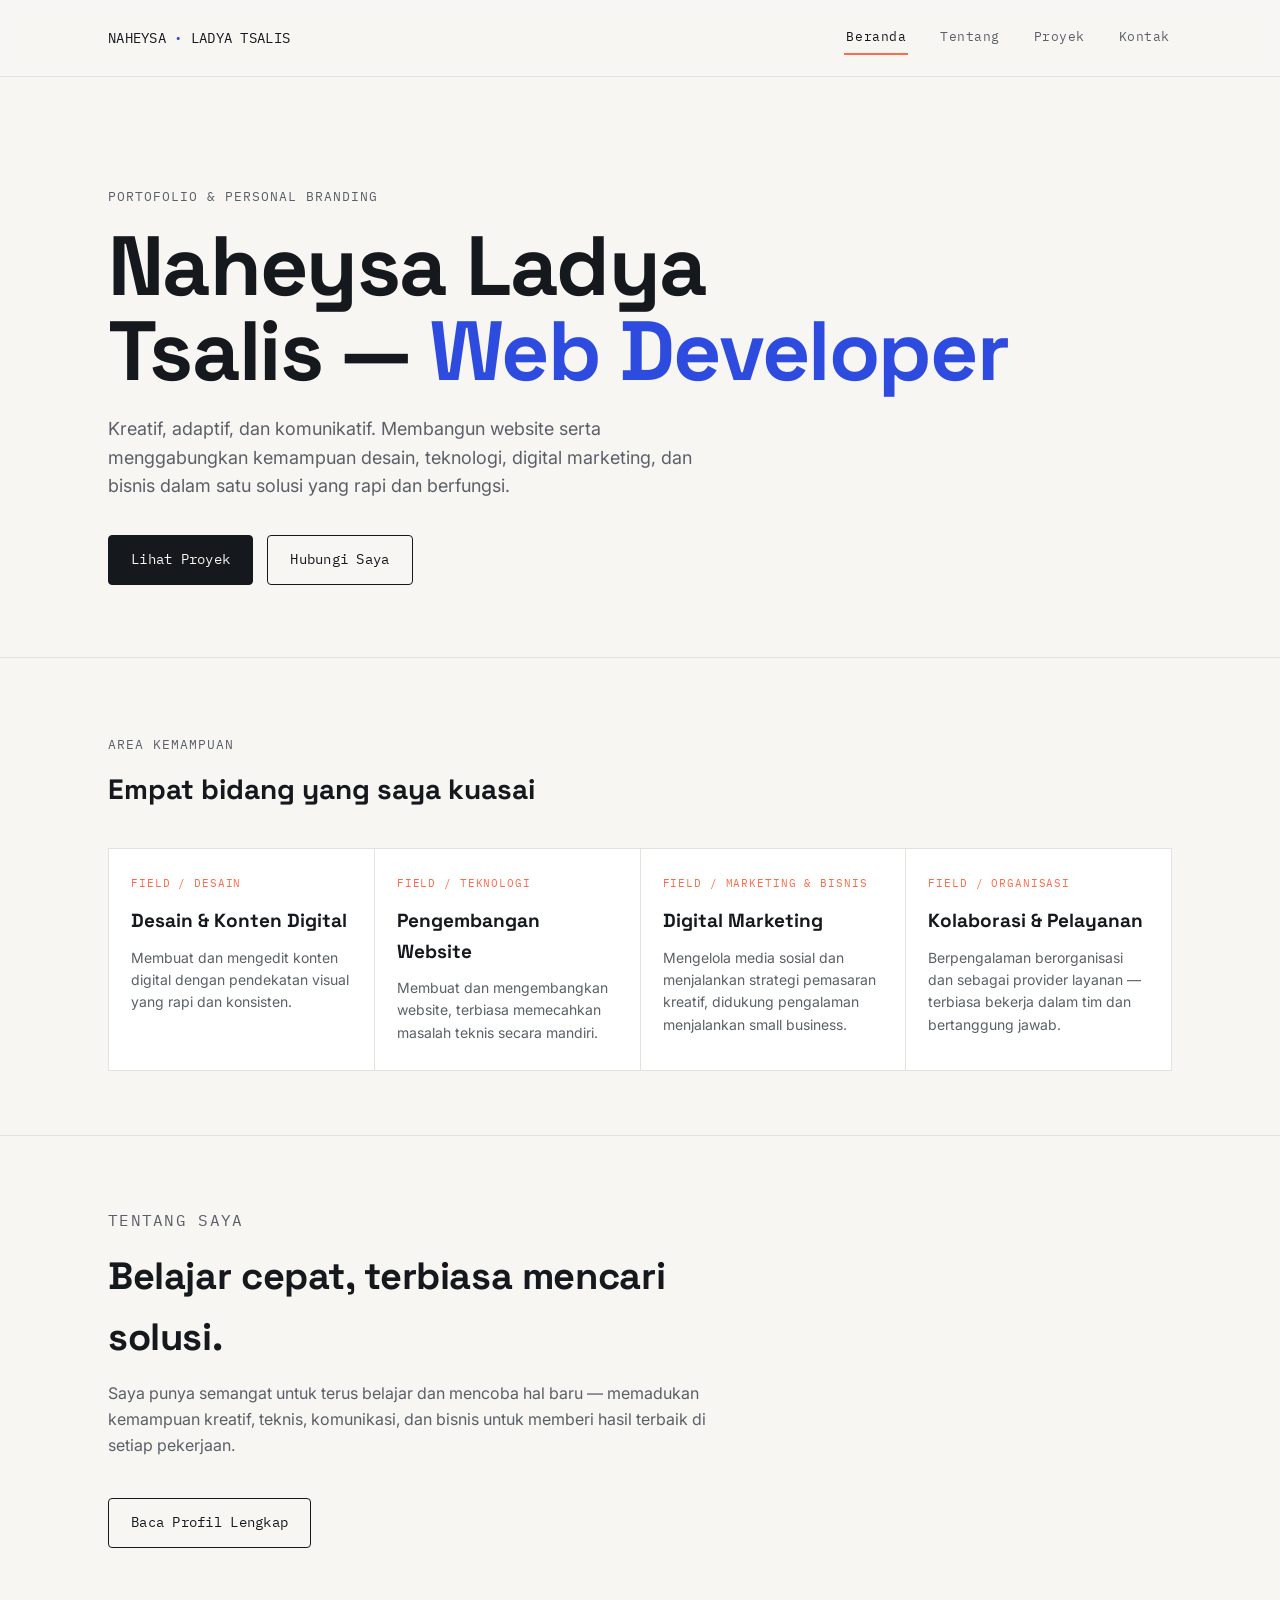
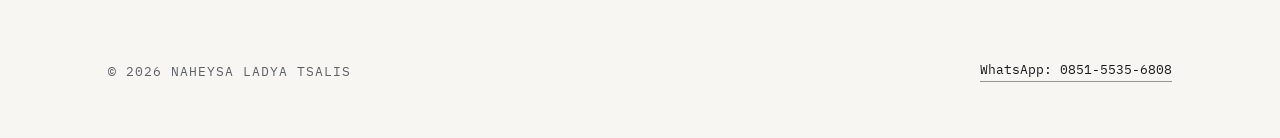
<file: index.html>
<!DOCTYPE html>
<html lang="id">
<head>
<meta charset="UTF-8">
<meta name="viewport" content="width=device-width, initial-scale=1.0">
<title>Naheysa Ladya Tsalis — Web Developer</title>
<meta name="description" content="Portofolio & personal branding Naheysa Ladya Tsalis — web developer dengan latar belakang desain, digital marketing, dan bisnis.">
<link rel="preconnect" href="https://fonts.googleapis.com">
<link href="https://fonts.googleapis.com/css2?family=Space+Grotesk:wght@500;600;700&family=Inter:wght@400;500;600&family=IBM+Plex+Mono:wght@400;500&display=swap" rel="stylesheet">
<link rel="stylesheet" href="styles.css">
</head>
<body>

<header class="site-header">
  <div class="wrap">
    <a href="index.html" class="logo">NAHEYSA <b>·</b> LADYA TSALIS</a>
    <button class="menu-toggle" aria-expanded="false" aria-controls="main-nav">MENU</button>
    <nav class="main-nav" id="main-nav">
      <a href="index.html" aria-current="page">Beranda</a>
      <a href="tentang.html">Tentang</a>
      <a href="proyek.html">Proyek</a>
      <a href="kontak.html">Kontak</a>
    </nav>
  </div>
</header>

<main>
  <section class="hero">
    <div class="wrap">
      <p class="eyebrow">Portofolio &amp; Personal Branding</p>
      <h1>Naheysa Ladya<br>Tsalis — <span class="accent">Web Developer</span></h1>
      <p class="lede">Kreatif, adaptif, dan komunikatif. Membangun website serta menggabungkan kemampuan desain, teknologi, digital marketing, dan bisnis dalam satu solusi yang rapi dan berfungsi.</p>
      <div class="cta-row">
        <a href="proyek.html" class="btn btn-primary">Lihat Proyek</a>
        <a href="kontak.html" class="btn btn-ghost">Hubungi Saya</a>
      </div>
    </div>
  </section>

  <section class="pillars">
    <div class="wrap">
      <div class="pillars-head">
        <div>
          <p class="eyebrow">Area Kemampuan</p>
          <h2>Empat bidang yang saya kuasai</h2>
        </div>
      </div>
      <div class="pillar-grid">
        <div class="pillar-card">
          <span class="tag">FIELD / DESAIN</span>
          <h3>Desain &amp; Konten Digital</h3>
          <p>Membuat dan mengedit konten digital dengan pendekatan visual yang rapi dan konsisten.</p>
        </div>
        <div class="pillar-card">
          <span class="tag">FIELD / TEKNOLOGI</span>
          <h3>Pengembangan Website</h3>
          <p>Membuat dan mengembangkan website, terbiasa memecahkan masalah teknis secara mandiri.</p>
        </div>
        <div class="pillar-card">
          <span class="tag">FIELD / MARKETING &amp; BISNIS</span>
          <h3>Digital Marketing</h3>
          <p>Mengelola media sosial dan menjalankan strategi pemasaran kreatif, didukung pengalaman menjalankan small business.</p>
        </div>
        <div class="pillar-card">
          <span class="tag">FIELD / ORGANISASI</span>
          <h3>Kolaborasi &amp; Pelayanan</h3>
          <p>Berpengalaman berorganisasi dan sebagai provider layanan — terbiasa bekerja dalam tim dan bertanggung jawab.</p>
        </div>
      </div>
    </div>
  </section>

  <section class="section">
    <div class="wrap">
      <div class="section-head">
        <p class="eyebrow">Tentang Saya</p>
        <h2>Belajar cepat, terbiasa mencari solusi.</h2>
        <p>Saya punya semangat untuk terus belajar dan mencoba hal baru — memadukan kemampuan kreatif, teknis, komunikasi, dan bisnis untuk memberi hasil terbaik di setiap pekerjaan.</p>
      </div>
      <a href="tentang.html" class="btn btn-ghost">Baca Profil Lengkap</a>
    </div>
  </section>
</main>

<footer class="site-footer">
  <div class="wrap">
    <p class="eyebrow">© 2026 Naheysa Ladya Tsalis</p>
    <a class="wa-link" href="https://wa.me/6285155356808" target="_blank" rel="noopener">WhatsApp: 0851-5535-6808</a>
  </div>
</footer>

<script src="script.js"></script>
</body>
</html>
</file>
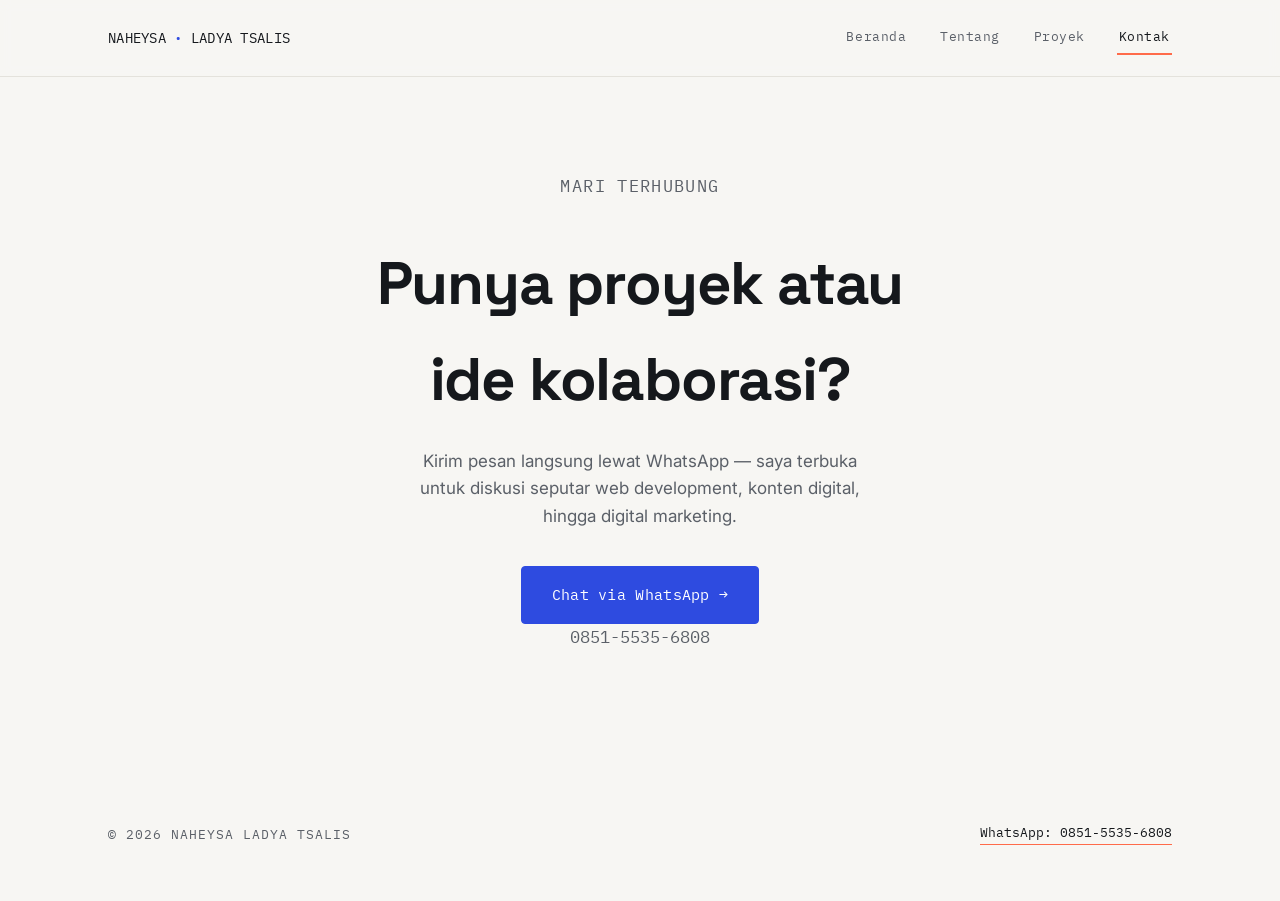
<file: kontak.html>
<!DOCTYPE html>
<html lang="id">
<head>
<meta charset="UTF-8">
<meta name="viewport" content="width=device-width, initial-scale=1.0">
<title>Kontak — Naheysa Ladya Tsalis</title>
<meta name="description" content="Hubungi Naheysa Ladya Tsalis melalui WhatsApp.">
<link rel="preconnect" href="https://fonts.googleapis.com">
<link href="https://fonts.googleapis.com/css2?family=Space+Grotesk:wght@500;600;700&family=Inter:wght@400;500;600&family=IBM+Plex+Mono:wght@400;500&display=swap" rel="stylesheet">
<link rel="stylesheet" href="styles.css">
</head>
<body>

<header class="site-header">
  <div class="wrap">
    <a href="index.html" class="logo">NAHEYSA <b>·</b> LADYA TSALIS</a>
    <button class="menu-toggle" aria-expanded="false" aria-controls="main-nav">MENU</button>
    <nav class="main-nav" id="main-nav">
      <a href="index.html">Beranda</a>
      <a href="tentang.html">Tentang</a>
      <a href="proyek.html">Proyek</a>
      <a href="kontak.html" aria-current="page">Kontak</a>
    </nav>
  </div>
</header>

<main>
  <section class="contact-hero">
    <div class="wrap">
      <p class="eyebrow">Mari Terhubung</p>
      <h1>Punya proyek atau<br>ide kolaborasi?</h1>
      <p>Kirim pesan langsung lewat WhatsApp — saya terbuka untuk diskusi seputar web development, konten digital, hingga digital marketing.</p>
      <a href="https://wa.me/6285155356808" target="_blank" rel="noopener" class="btn btn-whatsapp">Chat via WhatsApp →</a>
      <p class="contact-note">0851-5535-6808</p>
    </div>
  </section>
</main>

<footer class="site-footer">
  <div class="wrap">
    <p class="eyebrow">© 2026 Naheysa Ladya Tsalis</p>
    <a class="wa-link" href="https://wa.me/6285155356808" target="_blank" rel="noopener">WhatsApp: 0851-5535-6808</a>
  </div>
</footer>

<script src="script.js"></script>
</body>
</html>
</file>
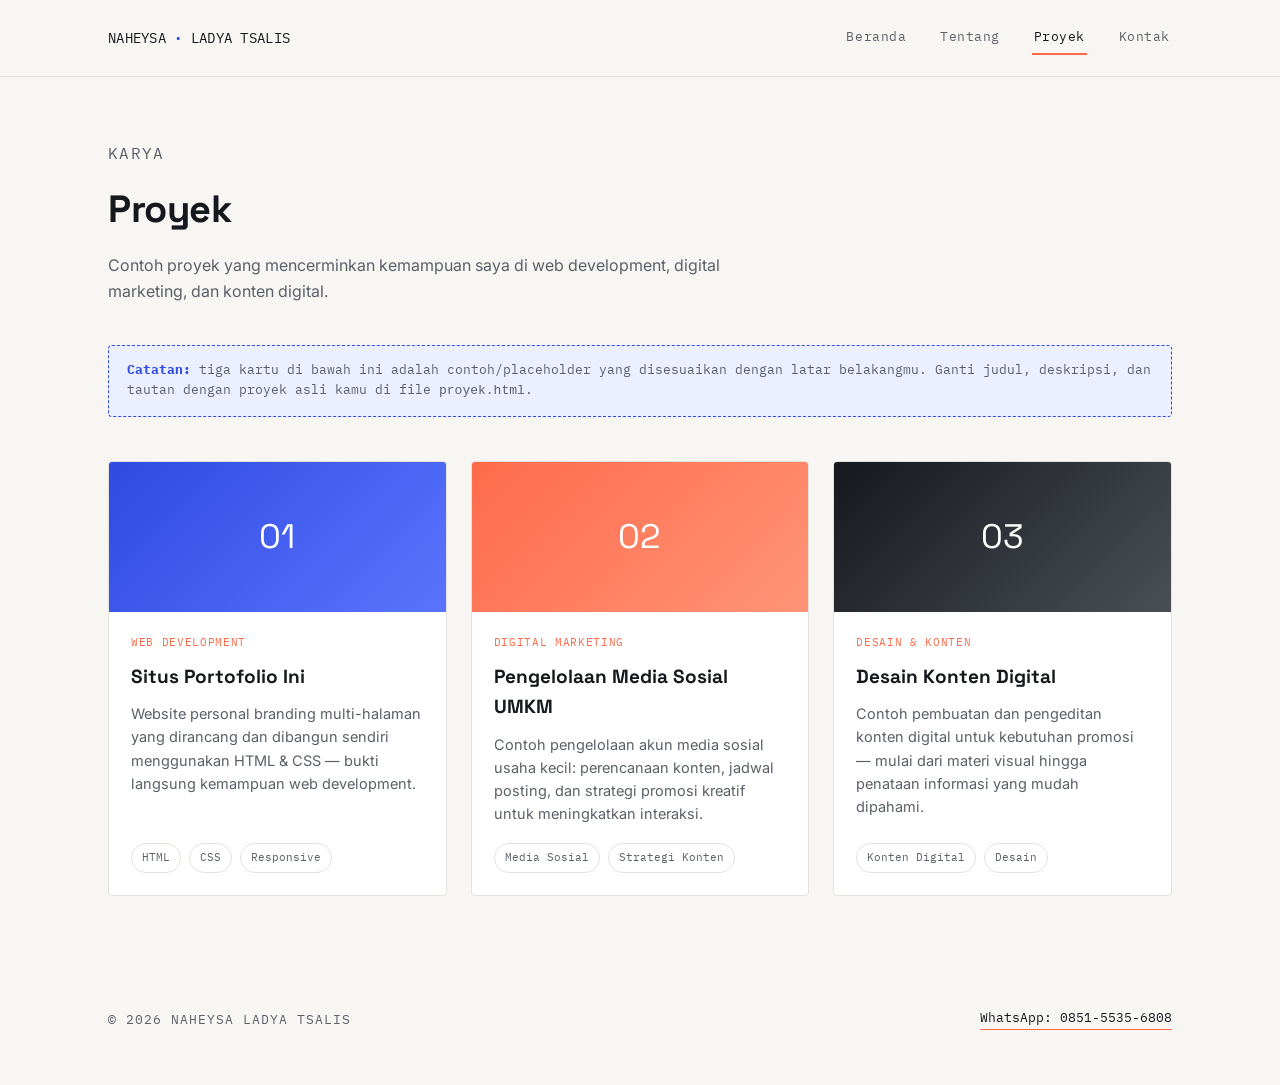
<file: proyek.html>
<!DOCTYPE html>
<html lang="id">
<head>
<meta charset="UTF-8">
<meta name="viewport" content="width=device-width, initial-scale=1.0">
<title>Proyek — Naheysa Ladya Tsalis</title>
<meta name="description" content="Contoh proyek Naheysa Ladya Tsalis di bidang web development, digital marketing, dan konten digital.">
<link rel="preconnect" href="https://fonts.googleapis.com">
<link href="https://fonts.googleapis.com/css2?family=Space+Grotesk:wght@500;600;700&family=Inter:wght@400;500;600&family=IBM+Plex+Mono:wght@400;500&display=swap" rel="stylesheet">
<link rel="stylesheet" href="styles.css">
</head>
<body>

<header class="site-header">
  <div class="wrap">
    <a href="index.html" class="logo">NAHEYSA <b>·</b> LADYA TSALIS</a>
    <button class="menu-toggle" aria-expanded="false" aria-controls="main-nav">MENU</button>
    <nav class="main-nav" id="main-nav">
      <a href="index.html">Beranda</a>
      <a href="tentang.html">Tentang</a>
      <a href="proyek.html" aria-current="page">Proyek</a>
      <a href="kontak.html">Kontak</a>
    </nav>
  </div>
</header>

<main>
  <section class="section" style="padding-top:64px;">
    <div class="wrap">
      <div class="section-head">
        <p class="eyebrow">Karya</p>
        <h2>Proyek</h2>
        <p>Contoh proyek yang mencerminkan kemampuan saya di web development, digital marketing, dan konten digital.</p>
      </div>

      <div class="notice">
        <b>Catatan:</b> tiga kartu di bawah ini adalah contoh/placeholder yang disesuaikan dengan latar belakangmu. Ganti judul, deskripsi, dan tautan dengan proyek asli kamu di file <code>proyek.html</code>.
      </div>

      <div class="project-grid">
        <div class="project-card">
          <div class="project-thumb" style="background:linear-gradient(135deg,#2E4BE0,#5b74ff);">01</div>
          <div class="project-body">
            <span class="tag">WEB DEVELOPMENT</span>
            <h3>Situs Portofolio Ini</h3>
            <p>Website personal branding multi-halaman yang dirancang dan dibangun sendiri menggunakan HTML &amp; CSS — bukti langsung kemampuan web development.</p>
            <div class="chips">
              <span class="chip">HTML</span>
              <span class="chip">CSS</span>
              <span class="chip">Responsive</span>
            </div>
          </div>
        </div>

        <div class="project-card">
          <div class="project-thumb" style="background:linear-gradient(135deg,#FF6B4A,#ff9478);">02</div>
          <div class="project-body">
            <span class="tag">DIGITAL MARKETING</span>
            <h3>Pengelolaan Media Sosial UMKM</h3>
            <p>Contoh pengelolaan akun media sosial usaha kecil: perencanaan konten, jadwal posting, dan strategi promosi kreatif untuk meningkatkan interaksi.</p>
            <div class="chips">
              <span class="chip">Media Sosial</span>
              <span class="chip">Strategi Konten</span>
            </div>
          </div>
        </div>

        <div class="project-card">
          <div class="project-thumb" style="background:linear-gradient(135deg,#15181C,#4a4f57);">03</div>
          <div class="project-body">
            <span class="tag">DESAIN &amp; KONTEN</span>
            <h3>Desain Konten Digital</h3>
            <p>Contoh pembuatan dan pengeditan konten digital untuk kebutuhan promosi — mulai dari materi visual hingga penataan informasi yang mudah dipahami.</p>
            <div class="chips">
              <span class="chip">Konten Digital</span>
              <span class="chip">Desain</span>
            </div>
          </div>
        </div>
      </div>
    </div>
  </section>
</main>

<footer class="site-footer">
  <div class="wrap">
    <p class="eyebrow">© 2026 Naheysa Ladya Tsalis</p>
    <a class="wa-link" href="https://wa.me/6285155356808" target="_blank" rel="noopener">WhatsApp: 0851-5535-6808</a>
  </div>
</footer>

<script src="script.js"></script>
</body>
</html>
</file>
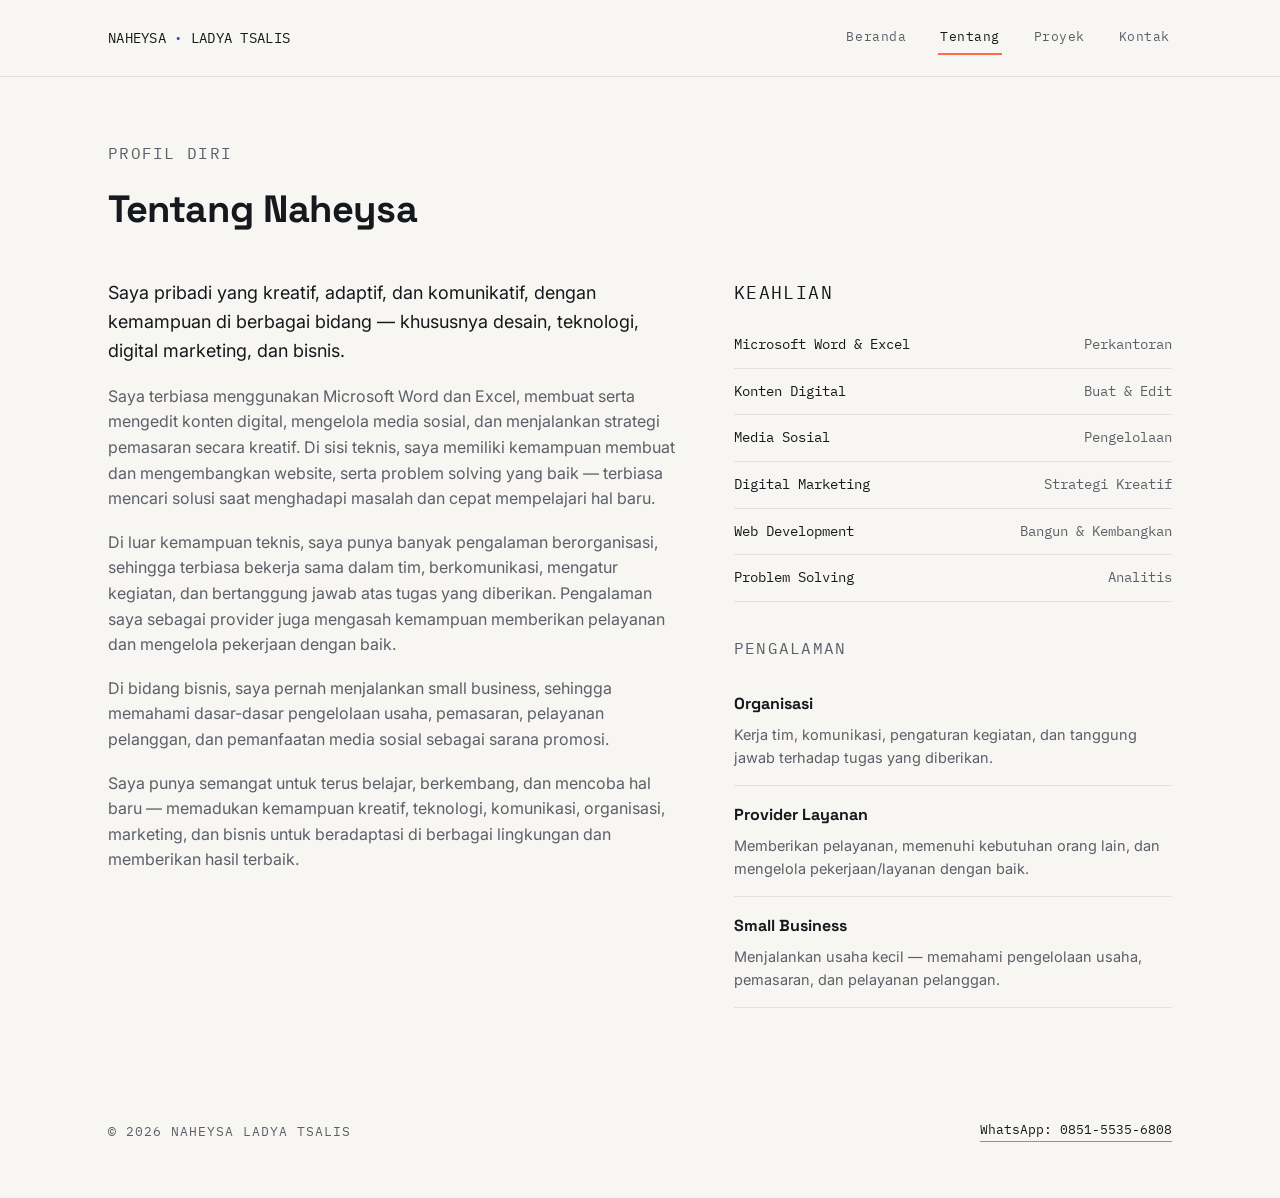
<file: tentang.html>
<!DOCTYPE html>
<html lang="id">
<head>
<meta charset="UTF-8">
<meta name="viewport" content="width=device-width, initial-scale=1.0">
<title>Tentang — Naheysa Ladya Tsalis</title>
<meta name="description" content="Profil, keahlian, dan pengalaman Naheysa Ladya Tsalis.">
<link rel="preconnect" href="https://fonts.googleapis.com">
<link href="https://fonts.googleapis.com/css2?family=Space+Grotesk:wght@500;600;700&family=Inter:wght@400;500;600&family=IBM+Plex+Mono:wght@400;500&display=swap" rel="stylesheet">
<link rel="stylesheet" href="styles.css">
</head>
<body>

<header class="site-header">
  <div class="wrap">
    <a href="index.html" class="logo">NAHEYSA <b>·</b> LADYA TSALIS</a>
    <button class="menu-toggle" aria-expanded="false" aria-controls="main-nav">MENU</button>
    <nav class="main-nav" id="main-nav">
      <a href="index.html">Beranda</a>
      <a href="tentang.html" aria-current="page">Tentang</a>
      <a href="proyek.html">Proyek</a>
      <a href="kontak.html">Kontak</a>
    </nav>
  </div>
</header>

<main>
  <section class="section" style="padding-top:64px;">
    <div class="wrap">
      <div class="section-head" style="max-width:720px;">
        <p class="eyebrow">Profil Diri</p>
        <h2>Tentang Naheysa</h2>
      </div>

      <div class="about-grid">
        <div>
          <p>Saya pribadi yang kreatif, adaptif, dan komunikatif, dengan kemampuan di berbagai bidang — khususnya desain, teknologi, digital marketing, dan bisnis.</p>
          <p>Saya terbiasa menggunakan Microsoft Word dan Excel, membuat serta mengedit konten digital, mengelola media sosial, dan menjalankan strategi pemasaran secara kreatif. Di sisi teknis, saya memiliki kemampuan membuat dan mengembangkan website, serta problem solving yang baik — terbiasa mencari solusi saat menghadapi masalah dan cepat mempelajari hal baru.</p>
          <p>Di luar kemampuan teknis, saya punya banyak pengalaman berorganisasi, sehingga terbiasa bekerja sama dalam tim, berkomunikasi, mengatur kegiatan, dan bertanggung jawab atas tugas yang diberikan. Pengalaman saya sebagai provider juga mengasah kemampuan memberikan pelayanan dan mengelola pekerjaan dengan baik.</p>
          <p>Di bidang bisnis, saya pernah menjalankan small business, sehingga memahami dasar-dasar pengelolaan usaha, pemasaran, pelayanan pelanggan, dan pemanfaatan media sosial sebagai sarana promosi.</p>
          <p>Saya punya semangat untuk terus belajar, berkembang, dan mencoba hal baru — memadukan kemampuan kreatif, teknologi, komunikasi, organisasi, marketing, dan bisnis untuk beradaptasi di berbagai lingkungan dan memberikan hasil terbaik.</p>
        </div>

        <div>
          <p class="eyebrow" style="margin-bottom:14px;">Keahlian</p>
          <ul class="skill-list">
            <li>Microsoft Word &amp; Excel <span class="n">Perkantoran</span></li>
            <li>Konten Digital <span class="n">Buat &amp; Edit</span></li>
            <li>Media Sosial <span class="n">Pengelolaan</span></li>
            <li>Digital Marketing <span class="n">Strategi Kreatif</span></li>
            <li>Web Development <span class="n">Bangun &amp; Kembangkan</span></li>
            <li>Problem Solving <span class="n">Analitis</span></li>
          </ul>

          <p class="eyebrow" style="margin:34px 0 14px;">Pengalaman</p>
          <ul class="exp-list">
            <li>
              <h4>Organisasi</h4>
              <p>Kerja tim, komunikasi, pengaturan kegiatan, dan tanggung jawab terhadap tugas yang diberikan.</p>
            </li>
            <li>
              <h4>Provider Layanan</h4>
              <p>Memberikan pelayanan, memenuhi kebutuhan orang lain, dan mengelola pekerjaan/layanan dengan baik.</p>
            </li>
            <li>
              <h4>Small Business</h4>
              <p>Menjalankan usaha kecil — memahami pengelolaan usaha, pemasaran, dan pelayanan pelanggan.</p>
            </li>
          </ul>
        </div>
      </div>
    </div>
  </section>
</main>

<footer class="site-footer">
  <div class="wrap">
    <p class="eyebrow">© 2026 Naheysa Ladya Tsalis</p>
    <a class="wa-link" href="https://wa.me/6285155356808" target="_blank" rel="noopener">WhatsApp: 0851-5535-6808</a>
  </div>
</footer>

<script src="script.js"></script>
</body>
</html>
</file>
<file: styles.css>
/* =========================================================
   Naheysa Ladya Tsalis — Portfolio & Personal Branding
   Design tokens: warm paper bg, near-black ink, blue (tech)
   + coral (creative) accents, Space Grotesk / Inter / Plex Mono
   ========================================================= */

:root {
  --bg: #f7f6f3;
  --bg-raised: #ffffff;
  --ink: #15181c;
  --ink-soft: #5b6068;
  --line: #e4e2dc;
  --accent: #2e4be0;       /* teknologi */
  --accent-ink: #ffffff;
  --coral: #ff6b4a;        /* kreatif */
  --coral-soft: #fff0eb;
  --accent-soft: #ecefff;

  --font-display: "Space Grotesk", "Helvetica Neue", sans-serif;
  --font-body: "Inter", "Helvetica Neue", sans-serif;
  --font-mono: "IBM Plex Mono", ui-monospace, monospace;

  --max-w: 1120px;
  --radius: 4px;
}

* { box-sizing: border-box; }

html { scroll-behavior: smooth; }
@media (prefers-reduced-motion: reduce) {
  html { scroll-behavior: auto; }
  * { animation-duration: 0.001ms !important; transition-duration: 0.001ms !important; }
}

body {
  margin: 0;
  background: var(--bg);
  color: var(--ink);
  font-family: var(--font-body);
  font-size: 16px;
  line-height: 1.6;
  -webkit-font-smoothing: antialiased;
}

a { color: inherit; }
img { max-width: 100%; display: block; }

:focus-visible {
  outline: 2px solid var(--accent);
  outline-offset: 3px;
}

.wrap {
  max-width: var(--max-w);
  margin: 0 auto;
  padding: 0 28px;
}

/* ---------- Eyebrow / mono labels ---------- */
.eyebrow {
  font-family: var(--font-mono);
  font-size: 12.5px;
  letter-spacing: 0.08em;
  text-transform: uppercase;
  color: var(--ink-soft);
}

/* ---------- Header / Nav ---------- */
.site-header {
  border-bottom: 1px solid var(--line);
  position: sticky;
  top: 0;
  background: rgba(247, 246, 243, 0.92);
  backdrop-filter: blur(6px);
  z-index: 50;
}

.site-header .wrap {
  display: flex;
  align-items: center;
  justify-content: space-between;
  height: 76px;
}

.logo {
  font-family: var(--font-mono);
  font-size: 14px;
  letter-spacing: 0.02em;
  text-decoration: none;
  color: var(--ink);
  white-space: nowrap;
}
.logo b { color: var(--accent); }

nav.main-nav {
  display: flex;
  gap: 30px;
}

nav.main-nav a {
  font-family: var(--font-mono);
  font-size: 13px;
  letter-spacing: 0.04em;
  text-decoration: none;
  color: var(--ink-soft);
  padding: 6px 2px;
  border-bottom: 2px solid transparent;
  transition: color 0.15s ease, border-color 0.15s ease;
}
nav.main-nav a:hover,
nav.main-nav a[aria-current="page"] {
  color: var(--ink);
  border-color: var(--coral);
}

.menu-toggle {
  display: none;
  background: none;
  border: 1px solid var(--line);
  border-radius: var(--radius);
  padding: 8px 10px;
  font-family: var(--font-mono);
  font-size: 12px;
  cursor: pointer;
}

@media (max-width: 720px) {
  nav.main-nav {
    position: absolute;
    top: 76px;
    left: 0;
    right: 0;
    background: var(--bg);
    border-bottom: 1px solid var(--line);
    flex-direction: column;
    gap: 0;
    padding: 8px 28px 18px;
    display: none;
  }
  nav.main-nav.open { display: flex; }
  nav.main-nav a { padding: 10px 0; border-bottom: 1px solid var(--line); }
  .menu-toggle { display: inline-block; }
}

/* ---------- Buttons ---------- */
.btn {
  display: inline-flex;
  align-items: center;
  gap: 8px;
  font-family: var(--font-mono);
  font-size: 13.5px;
  letter-spacing: 0.02em;
  text-decoration: none;
  padding: 13px 22px;
  border-radius: var(--radius);
  border: 1px solid var(--ink);
  transition: transform 0.15s ease, background 0.15s ease, color 0.15s ease;
}
.btn:hover { transform: translateY(-2px); }

.btn-primary {
  background: var(--ink);
  color: var(--bg);
}
.btn-primary:hover { background: var(--accent); border-color: var(--accent); }

.btn-ghost {
  background: transparent;
  color: var(--ink);
}
.btn-ghost:hover { background: var(--coral-soft); border-color: var(--coral); }

.btn-whatsapp {
  background: var(--accent);
  color: #fff;
  border-color: var(--accent);
}
.btn-whatsapp:hover { background: #1f39c4; }

/* ---------- Hero ---------- */
.hero {
  padding: 96px 0 72px;
  border-bottom: 1px solid var(--line);
}

.hero .eyebrow { margin-bottom: 18px; }

.hero h1 {
  font-family: var(--font-display);
  font-size: clamp(40px, 7vw, 84px);
  line-height: 1.02;
  letter-spacing: -0.02em;
  margin: 0 0 20px;
}

.hero h1 .accent { color: var(--accent); }

.hero p.lede {
  max-width: 620px;
  font-size: 18px;
  color: var(--ink-soft);
  margin: 0 0 34px;
}

.hero .cta-row {
  display: flex;
  gap: 14px;
  flex-wrap: wrap;
}

/* ---------- Pillars (signature element) ---------- */
.pillars {
  padding: 64px 0;
  border-bottom: 1px solid var(--line);
}

.pillars-head {
  display: flex;
  justify-content: space-between;
  align-items: flex-end;
  gap: 24px;
  margin-bottom: 36px;
  flex-wrap: wrap;
}

.pillars-head h2 {
  font-family: var(--font-display);
  font-size: 28px;
  margin: 6px 0 0;
}

.pillar-grid {
  display: grid;
  grid-template-columns: repeat(4, 1fr);
  gap: 1px;
  background: var(--line);
  border: 1px solid var(--line);
}

.pillar-card {
  background: var(--bg-raised);
  padding: 26px 22px;
  position: relative;
  transition: transform 0.18s ease, background 0.18s ease;
}
.pillar-card:hover { transform: translateY(-4px); background: var(--accent-soft); }

.pillar-card .tag {
  font-family: var(--font-mono);
  font-size: 11px;
  letter-spacing: 0.08em;
  color: var(--coral);
  display: block;
  margin-bottom: 14px;
}

.pillar-card h3 {
  font-family: var(--font-display);
  font-size: 19px;
  margin: 0 0 10px;
}

.pillar-card p {
  font-size: 14px;
  color: var(--ink-soft);
  margin: 0;
}

@media (max-width: 860px) {
  .pillar-grid { grid-template-columns: repeat(2, 1fr); }
}
@media (max-width: 500px) {
  .pillar-grid { grid-template-columns: 1fr; }
}

/* ---------- About teaser / generic section ---------- */
.section {
  padding: 72px 0;
  border-bottom: 1px solid var(--line);
}
.section:last-of-type { border-bottom: none; }

.section-head {
  max-width: 640px;
  margin-bottom: 40px;
}
.section-head .eyebrow { margin-bottom: 12px; }
.section-head h2 {
  font-family: var(--font-display);
  font-size: clamp(26px, 4vw, 38px);
  margin: 0 0 14px;
  letter-spacing: -0.01em;
}
.section-head p {
  color: var(--ink-soft);
  font-size: 16px;
  margin: 0;
}

/* ---------- Footer ---------- */
footer.site-footer {
  padding: 40px 0 56px;
}
footer.site-footer .wrap {
  display: flex;
  justify-content: space-between;
  align-items: center;
  flex-wrap: wrap;
  gap: 16px;
}
footer.site-footer .eyebrow { margin: 0; }
footer .wa-link {
  font-family: var(--font-mono);
  font-size: 13px;
  text-decoration: none;
  color: var(--ink);
  border-bottom: 1px solid var(--coral);
}

/* ---------- About page ---------- */
.about-grid {
  display: grid;
  grid-template-columns: 1.3fr 1fr;
  gap: 56px;
}
@media (max-width: 820px) {
  .about-grid { grid-template-columns: 1fr; }
}

.about-grid p {
  margin: 0 0 18px;
  color: var(--ink-soft);
  font-size: 16px;
}
.about-grid p:first-child { color: var(--ink); font-size: 18px; }

.skill-list, .exp-list {
  list-style: none;
  padding: 0;
  margin: 0;
}
.skill-list li {
  font-family: var(--font-mono);
  font-size: 13.5px;
  padding: 12px 0;
  border-bottom: 1px solid var(--line);
  display: flex;
  justify-content: space-between;
  gap: 12px;
}
.skill-list li span.n { color: var(--ink-soft); }

.exp-list li {
  padding: 16px 0;
  border-bottom: 1px solid var(--line);
}
.exp-list li h4 {
  font-family: var(--font-display);
  font-size: 16px;
  margin: 0 0 6px;
}
.exp-list li p {
  margin: 0;
  font-size: 14.5px;
  color: var(--ink-soft);
}

/* ---------- Projects page ---------- */
.notice {
  font-family: var(--font-mono);
  font-size: 13px;
  color: var(--ink-soft);
  background: var(--accent-soft);
  border: 1px dashed var(--accent);
  border-radius: var(--radius);
  padding: 14px 18px;
  margin-bottom: 44px;
}
.notice b { color: var(--accent); }

.project-grid {
  display: grid;
  grid-template-columns: repeat(3, 1fr);
  gap: 24px;
}
@media (max-width: 900px) {
  .project-grid { grid-template-columns: 1fr 1fr; }
}
@media (max-width: 620px) {
  .project-grid { grid-template-columns: 1fr; }
}

.project-card {
  background: var(--bg-raised);
  border: 1px solid var(--line);
  border-radius: var(--radius);
  overflow: hidden;
  display: flex;
  flex-direction: column;
}

.project-thumb {
  height: 150px;
  display: flex;
  align-items: center;
  justify-content: center;
  font-family: var(--font-display);
  font-size: 34px;
  color: #fff;
}

.project-body {
  padding: 22px;
  flex: 1;
  display: flex;
  flex-direction: column;
}

.project-body .tag {
  font-family: var(--font-mono);
  font-size: 11px;
  letter-spacing: 0.06em;
  color: var(--coral);
  margin-bottom: 10px;
  display: block;
}

.project-body h3 {
  font-family: var(--font-display);
  font-size: 19px;
  margin: 0 0 10px;
}

.project-body p {
  font-size: 14.5px;
  color: var(--ink-soft);
  margin: 0 0 18px;
  flex: 1;
}

.project-body .chips {
  display: flex;
  flex-wrap: wrap;
  gap: 8px;
}
.chip {
  font-family: var(--font-mono);
  font-size: 11px;
  border: 1px solid var(--line);
  border-radius: 999px;
  padding: 5px 10px;
  color: var(--ink-soft);
}

/* ---------- Contact page ---------- */
.contact-hero {
  padding: 96px 0;
  text-align: center;
}
.contact-hero h1 {
  font-family: var(--font-display);
  font-size: clamp(34px, 6vw, 60px);
  margin: 18px 0 20px;
  letter-spacing: -0.02em;
}
.contact-hero p {
  max-width: 480px;
  margin: 0 auto 36px;
  color: var(--ink-soft);
  font-size: 17px;
}
.contact-hero .btn { font-size: 15px; padding: 16px 30px; }

.contact-note {
  font-family: var(--font-mono);
  font-size: 12.5px;
  color: var(--ink-soft);
  margin-top: 22px;
}
</file>
